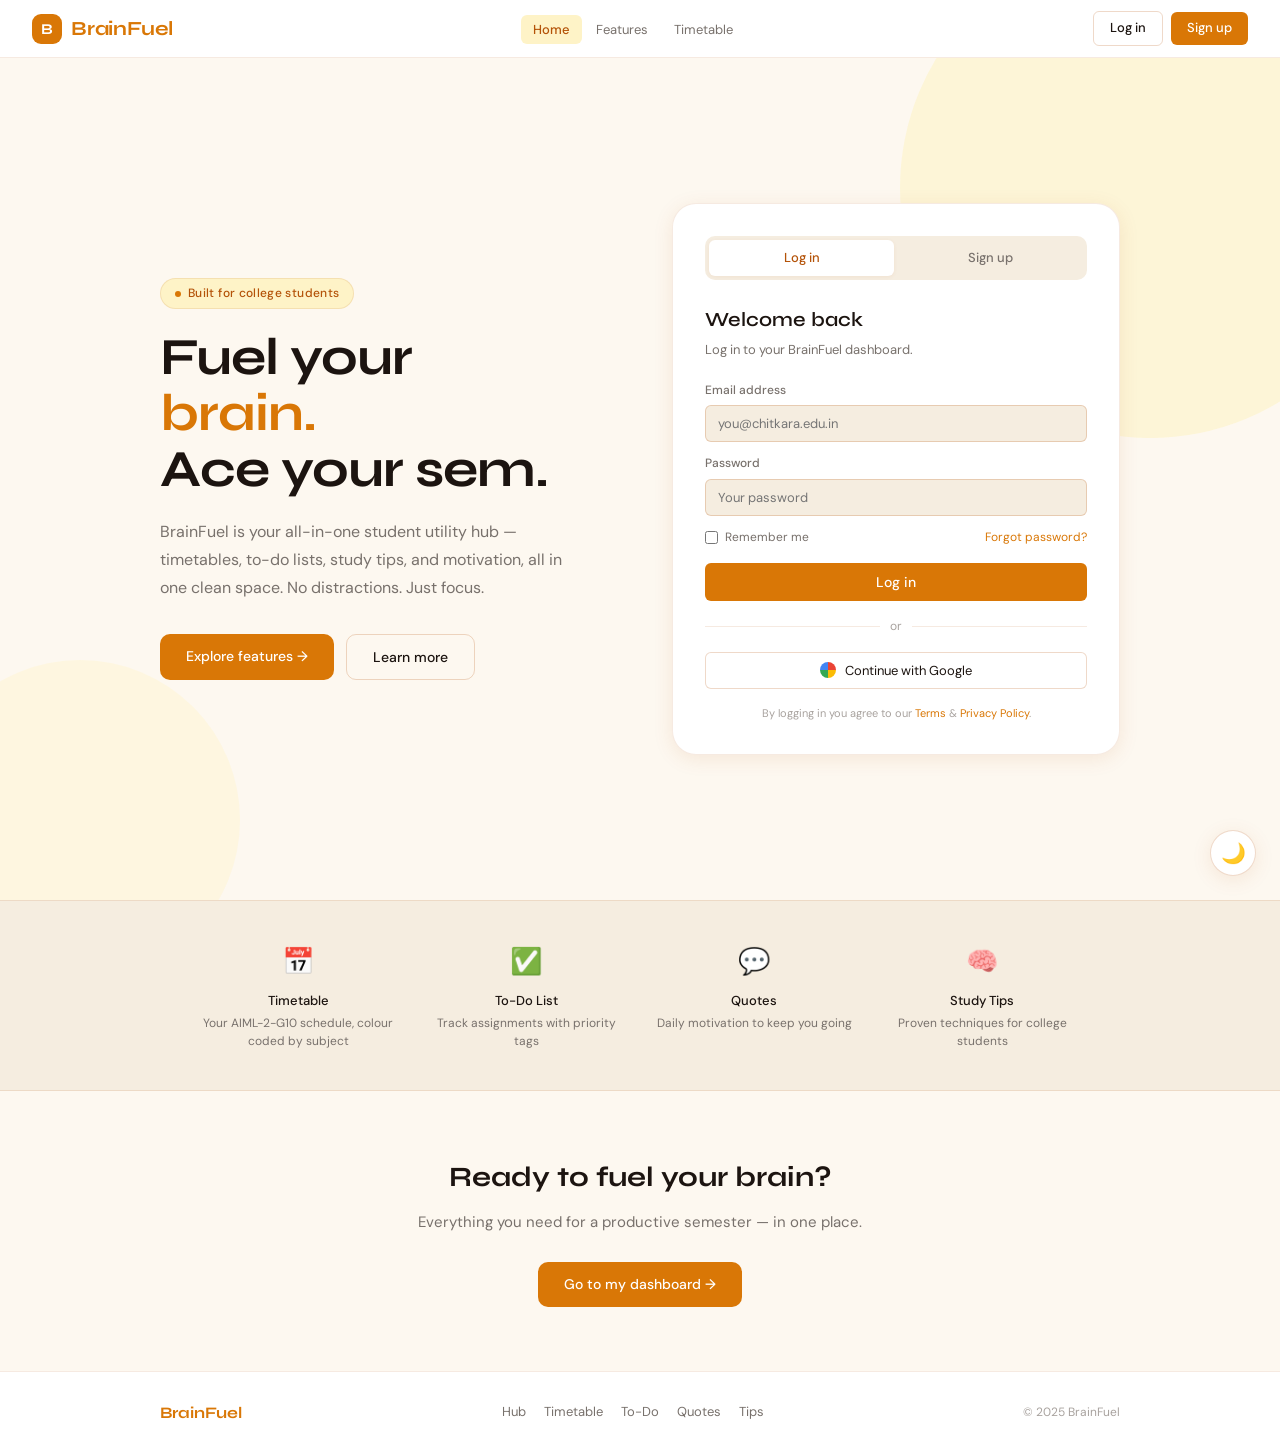
<file: index.html>
<!DOCTYPE html>
<html lang="en">
<head>
  <meta charset="UTF-8" />
  <meta name="viewport" content="width=device-width, initial-scale=1.0"/>
  <title>BrainFuel — Study Smarter</title>
  <link rel="stylesheet" href="css/main.css" />
  <link rel="stylesheet" href="css/index.css" />
</head>
<body>

<input type="checkbox" id="theme-toggle" />

<div class="site-wrap">

  <label class="theme-toggle-label" for="theme-toggle">
    <span class="icon-moon">🌙</span>
    <span class="icon-sun">☀️</span>
  </label>

  <nav class="navbar">
    <a href="index.html" class="nav-logo">
      <div class="nav-logo-mark">B</div>
      BrainFuel
    </a>
    <ul class="nav-links">
      <li><a href="index.html" class="active">Home</a></li>
      <li><a href="hub.html">Features</a></li>
      <li><a href="timetable.html">Timetable</a></li>
    </ul>
    <div class="nav-right">
      <a href="#login" class="btn-nav-out">Log in</a>
      <a href="#signup" class="btn-nav-in">Sign up</a>
    </div>
  </nav>

  <section class="hero">
    <div class="hero-inner">

      <div>
        <div class="hero-badge fade-up">
          <span class="hero-badge-dot"></span>
          Built for college students
        </div>
        <h1 class="hero-title fade-up">
          Fuel your<br/><span>brain.</span><br/>Ace your sem.
        </h1>
        <p class="hero-desc fade-up">
          BrainFuel is your all-in-one student utility hub — timetables, to-do lists, study tips, and motivation, all in one clean space. No distractions. Just focus.
        </p>
        <div class="hero-actions fade-up">
          <a href="hub.html" class="btn-primary">Explore features →</a>
          <a href="#" class="btn-secondary">Learn more</a>
        </div>
      </div>

      <div class="hero-auth fade-up" id="login">

        <input type="radio" name="auth-tab" id="tab-login" checked />
        <input type="radio" name="auth-tab" id="tab-signup" />

        <div class="auth-tabs">
          <label class="tab-label" for="tab-login">Log in</label>
          <label class="tab-label" for="tab-signup">Sign up</label>
        </div>

        <div class="auth-panels">

          <div class="auth-panel panel-login">
            <h2 class="auth-heading">Welcome back</h2>
            <p class="auth-sub">Log in to your BrainFuel dashboard.</p>
            <div class="form-group">
              <label class="form-label" for="l-email">Email address</label>
              <input class="form-input" type="email" id="l-email" placeholder="you@chitkara.edu.in" required />
            </div>
            <div class="form-group">
              <label class="form-label" for="l-pw">Password</label>
              <input class="form-input" type="password" id="l-pw" placeholder="Your password" required minlength="8" />
            </div>
            <div class="form-row">
              <label class="remember-label">
                <input type="checkbox" /> Remember me
              </label>
              <a href="#" class="forgot-link">Forgot password?</a>
            </div>
            <button class="btn-submit" type="button" onclick="window.location.href='hub.html'">Log in</button>
            <div class="auth-divider">or</div>
            <button class="btn-google" type="button">
              <span class="google-dot"></span>
              Continue with Google
            </button>
            <p class="auth-terms">
              By logging in you agree to our <a href="#">Terms</a> &amp; <a href="#">Privacy Policy</a>.
            </p>
          </div>

          <div class="auth-panel panel-signup" id="signup">
            <h2 class="auth-heading">Create account</h2>
            <p class="auth-sub">Join BrainFuel — it's free for students.</p>
            <div class="form-group">
              <label class="form-label" for="s-name">Full name</label>
              <input class="form-input" type="text" id="s-name" placeholder="Your full name" required />
            </div>
            <div class="form-group">
              <label class="form-label" for="s-email">University email</label>
              <input class="form-input" type="email" id="s-email" placeholder="you@chitkara.edu.in" required />
            </div>
            <div class="form-group">
              <label class="form-label" for="s-uni">University / College</label>
              <input class="form-input" type="text" id="s-uni" placeholder="e.g. Chitkara University" />
            </div>
            <div class="form-group">
              <label class="form-label" for="s-pw">Password</label>
              <input class="form-input" type="password" id="s-pw" placeholder="Min. 8 characters" required minlength="8" />
            </div>
            <button class="btn-submit" type="button" onclick="window.location.href='hub.html'">Create account</button>
            <div class="auth-divider">or</div>
            <button class="btn-google" type="button">
              <span class="google-dot"></span>
              Continue with Google
            </button>
            <p class="auth-terms">
              By signing up you agree to our <a href="#">Terms</a> &amp; <a href="#">Privacy Policy</a>.
            </p>
          </div>

        </div>
      </div>
    </div>
  </section>

  <div class="features-strip">
    <div class="features-strip-inner">
      <div class="strip-item">
        <span class="strip-icon">📅</span>
        <div class="strip-name">Timetable</div>
        <div class="strip-desc">Your AIML-2-G10 schedule, colour coded by subject</div>
      </div>
      <div class="strip-item">
        <span class="strip-icon">✅</span>
        <div class="strip-name">To-Do List</div>
        <div class="strip-desc">Track assignments with priority tags</div>
      </div>
      <div class="strip-item">
        <span class="strip-icon">💬</span>
        <div class="strip-name">Quotes</div>
        <div class="strip-desc">Daily motivation to keep you going</div>
      </div>
      <div class="strip-item">
        <span class="strip-icon">🧠</span>
        <div class="strip-name">Study Tips</div>
        <div class="strip-desc">Proven techniques for college students</div>
      </div>
    </div>
  </div>

  <div class="enter-cta">
    <h2>Ready to fuel your brain?</h2>
    <p>Everything you need for a productive semester — in one place.</p>
    <a href="hub.html" class="btn-primary">Go to my dashboard →</a>
  </div>

  <footer class="footer">
    <div class="footer-inner">
      <span class="footer-logo">BrainFuel</span>
      <div class="footer-links">
        <a href="hub.html">Hub</a>
        <a href="timetable.html">Timetable</a>
        <a href="todolist.html">To-Do</a>
        <a href="quotes.html">Quotes</a>
        <a href="studytips.html">Tips</a>
      </div>
      <span class="footer-copy">© 2025 BrainFuel </span>
    </div>
  </footer>

</div>
</body>
</html>
</file>
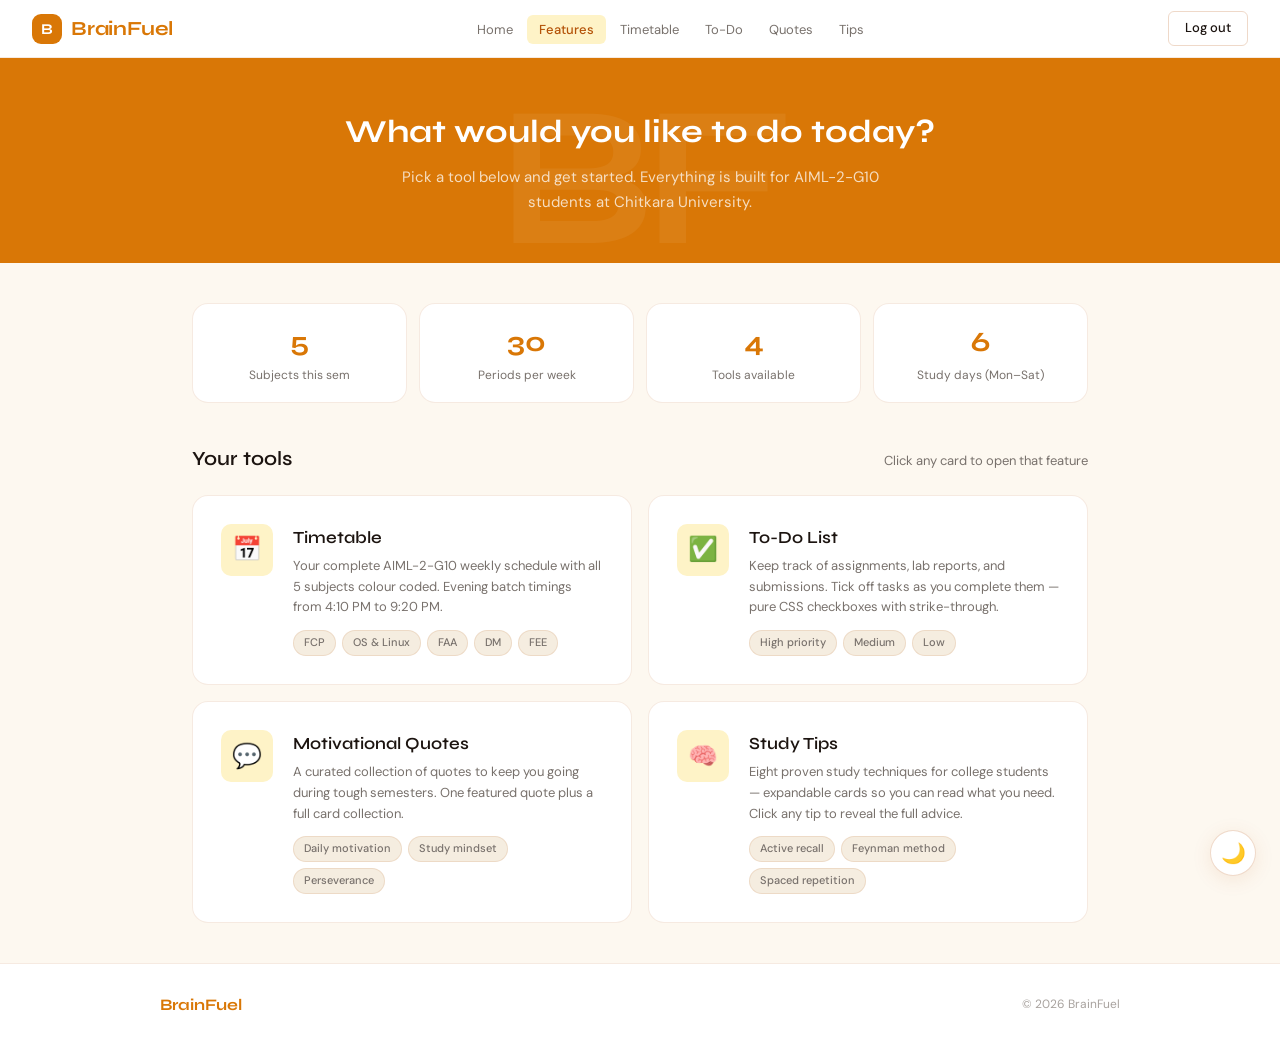
<file: hub.html>
<!DOCTYPE html>
<html lang="en">
<head>
  <meta charset="UTF-8" />
  <meta name="viewport" content="width=device-width, initial-scale=1.0"/>
  <title>BrainFuel — Feature Hub</title>
  <link rel="stylesheet" href="css/main.css" />
  <link rel="stylesheet" href="css/hub.css" />
</head>
<body>

<input type="checkbox" id="theme-toggle" />

<div class="site-wrap">

  <label class="theme-toggle-label" for="theme-toggle">
    <span class="icon-moon">🌙</span>
    <span class="icon-sun">☀️</span>
  </label>

  <nav class="navbar">
    <a href="index.html" class="nav-logo">
      <div class="nav-logo-mark">B</div>
      BrainFuel
    </a>
    <ul class="nav-links">
      <li><a href="index.html">Home</a></li>
      <li><a href="hub.html" class="active">Features</a></li>
      <li><a href="timetable.html">Timetable</a></li>
      <li><a href="todolist.html">To-Do</a></li>
      <li><a href="quotes.html">Quotes</a></li>
      <li><a href="studytips.html">Tips</a></li>
    </ul>
    <div class="nav-right">
      <a href="index.html" class="btn-nav-out">Log out</a>
    </div>
  </nav>

  <div class="hub-hero">
    <h1 class="fade-up">What would you like to do today?</h1>
    <p class="fade-up">Pick a tool below and get started. Everything is built for AIML-2-G10 students at Chitkara University.</p>
  </div>

  <div class="container">
    <div class="section">

      <div class="stats-row fade-up">
        <div class="stat-box">
          <span class="stat-num">5</span>
          <div class="stat-label">Subjects this sem</div>
        </div>
        <div class="stat-box">
          <span class="stat-num">30</span>
          <div class="stat-label">Periods per week</div>
        </div>
        <div class="stat-box">
          <span class="stat-num">4</span>
          <div class="stat-label">Tools available</div>
        </div>
        <div class="stat-box">
          <span class="stat-num">6</span>
          <div class="stat-label">Study days (Mon–Sat)</div>
        </div>
      </div>

      <div class="section-header">
        <h2 class="section-title">Your tools</h2>
        <span class="section-sub">Click any card to open that feature</span>
      </div>

      <div class="hub-grid">

        <a href="timetable.html" class="hub-card fade-up">
          <div class="hub-icon">📅</div>
          <div class="hub-info">
            <div class="hub-card-title">Timetable</div>
            <div class="hub-card-desc">Your complete AIML-2-G10 weekly schedule with all 5 subjects colour coded. Evening batch timings from 4:10 PM to 9:20 PM.</div>
            <div class="hub-tags">
              <span class="hub-tag subj-fcp">FCP</span>
              <span class="hub-tag subj-os">OS &amp; Linux</span>
              <span class="hub-tag subj-faa">FAA</span>
              <span class="hub-tag subj-dm">DM</span>
              <span class="hub-tag subj-fee">FEE</span>
            </div>
          </div>
        </a>

        <a href="todolist.html" class="hub-card fade-up">
          <div class="hub-icon">✅</div>
          <div class="hub-info">
            <div class="hub-card-title">To-Do List</div>
            <div class="hub-card-desc">Keep track of assignments, lab reports, and submissions. Tick off tasks as you complete them — pure CSS checkboxes with strike-through.</div>
            <div class="hub-tags">
              <span class="hub-tag tag-high">High priority</span>
              <span class="hub-tag tag-medium">Medium</span>
              <span class="hub-tag tag-low">Low</span>
            </div>
          </div>
        </a>

        <a href="quotes.html" class="hub-card fade-up">
          <div class="hub-icon">💬</div>
          <div class="hub-info">
            <div class="hub-card-title">Motivational Quotes</div>
            <div class="hub-card-desc">A curated collection of quotes to keep you going during tough semesters. One featured quote plus a full card collection.</div>
            <div class="hub-tags">
              <span class="hub-tag">Daily motivation</span>
              <span class="hub-tag">Study mindset</span>
              <span class="hub-tag">Perseverance</span>
            </div>
          </div>
        </a>

        <a href="studytips.html" class="hub-card fade-up">
          <div class="hub-icon">🧠</div>
          <div class="hub-info">
            <div class="hub-card-title">Study Tips</div>
            <div class="hub-card-desc">Eight proven study techniques for college students — expandable cards so you can read what you need. Click any tip to reveal the full advice.</div>
            <div class="hub-tags">
              <span class="hub-tag">Active recall</span>
              <span class="hub-tag">Feynman method</span>
              <span class="hub-tag">Spaced repetition</span>
            </div>
          </div>
        </a>

      </div>
    </div>
  </div>

  <footer class="footer">
    <div class="footer-inner">
      <span class="footer-logo">BrainFuel</span>
      <span class="footer-copy">© 2026 BrainFuel </span>
    </div>
  </footer>

</div>
</body>
</html>
</file>
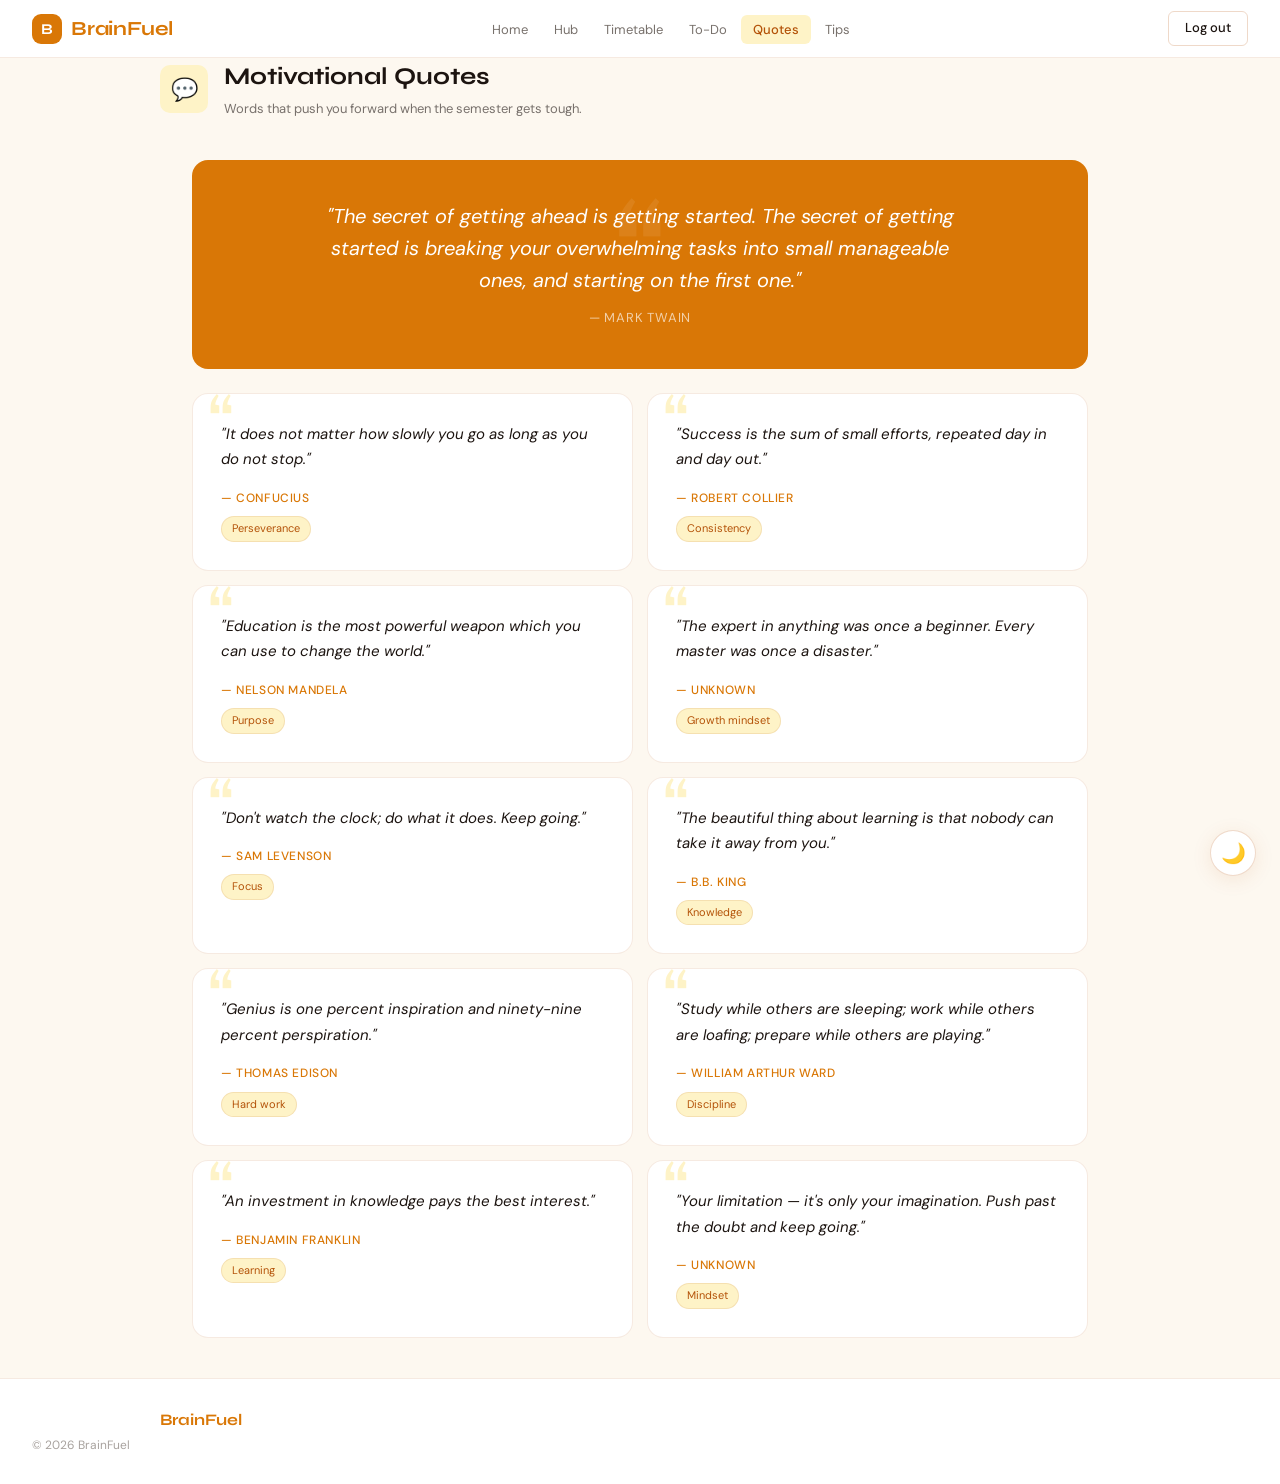
<file: quotes.html>
<!DOCTYPE html>
<html lang="en">
<head>
  <meta charset="UTF-8" />
  <meta name="viewport" content="width=device-width, initial-scale=1.0"/>
  <title>BrainFuel — Motivational Quotes</title>
  <link rel="stylesheet" href="css/main.css" />
  <link rel="stylesheet" href="css/features.css" />
</head>
<body>

<input type="checkbox" id="theme-toggle" />

<div class="site-wrap">

  <label class="theme-toggle-label" for="theme-toggle">
    <span class="icon-moon">🌙</span>
    <span class="icon-sun">☀️</span>
  </label>

  <nav class="navbar">
    <a href="index.html" class="nav-logo">
      <div class="nav-logo-mark">B</div>
      BrainFuel
    </a>
    <ul class="nav-links">
      <li><a href="index.html">Home</a></li>
      <li><a href="hub.html">Hub</a></li>
      <li><a href="timetable.html">Timetable</a></li>
      <li><a href="todolist.html">To-Do</a></li>
      <li><a href="quotes.html" class="active">Quotes</a></li>
      <li><a href="studytips.html">Tips</a></li>
    </ul>
    <div class="nav-right">
      <a href="index.html" class="btn-nav-out">Log out</a>
    </div>
  </nav>

  <div class="page-banner">
    <div class="page-banner-inner">
      <div class="page-banner-icon">💬</div>
      <div>
        <div class="page-banner-title">Motivational Quotes</div>
        <div class="page-banner-sub">Words that push you forward when the semester gets tough.</div>
      </div>
    </div>
  </div>

  <div class="container">
    <div class="section">

      <div class="quote-featured fade-up">
        <p class="qf-text">"The secret of getting ahead is getting started. The secret of getting started is breaking your overwhelming tasks into small manageable ones, and starting on the first one."</p>
        <p class="qf-author">— Mark Twain</p>
      </div>

      <div class="quotes-grid">

        <div class="quote-card fade-up">
          <p class="quote-text">"It does not matter how slowly you go as long as you do not stop."</p>
          <p class="quote-author">— Confucius</p>
          <span class="quote-tag-pill">Perseverance</span>
        </div>

        <div class="quote-card fade-up">
          <p class="quote-text">"Success is the sum of small efforts, repeated day in and day out."</p>
          <p class="quote-author">— Robert Collier</p>
          <span class="quote-tag-pill">Consistency</span>
        </div>

        <div class="quote-card fade-up">
          <p class="quote-text">"Education is the most powerful weapon which you can use to change the world."</p>
          <p class="quote-author">— Nelson Mandela</p>
          <span class="quote-tag-pill">Purpose</span>
        </div>

        <div class="quote-card fade-up">
          <p class="quote-text">"The expert in anything was once a beginner. Every master was once a disaster."</p>
          <p class="quote-author">— Unknown</p>
          <span class="quote-tag-pill">Growth mindset</span>
        </div>

        <div class="quote-card fade-up">
          <p class="quote-text">"Don't watch the clock; do what it does. Keep going."</p>
          <p class="quote-author">— Sam Levenson</p>
          <span class="quote-tag-pill">Focus</span>
        </div>

        <div class="quote-card fade-up">
          <p class="quote-text">"The beautiful thing about learning is that nobody can take it away from you."</p>
          <p class="quote-author">— B.B. King</p>
          <span class="quote-tag-pill">Knowledge</span>
        </div>

        <div class="quote-card fade-up">
          <p class="quote-text">"Genius is one percent inspiration and ninety-nine percent perspiration."</p>
          <p class="quote-author">— Thomas Edison</p>
          <span class="quote-tag-pill">Hard work</span>
        </div>

        <div class="quote-card fade-up">
          <p class="quote-text">"Study while others are sleeping; work while others are loafing; prepare while others are playing."</p>
          <p class="quote-author">— William Arthur Ward</p>
          <span class="quote-tag-pill">Discipline</span>
        </div>

        <div class="quote-card fade-up">
          <p class="quote-text">"An investment in knowledge pays the best interest."</p>
          <p class="quote-author">— Benjamin Franklin</p>
          <span class="quote-tag-pill">Learning</span>
        </div>

        <div class="quote-card fade-up">
          <p class="quote-text">"Your limitation — it's only your imagination. Push past the doubt and keep going."</p>
          <p class="quote-author">— Unknown</p>
          <span class="quote-tag-pill">Mindset</span>
        </div>

      </div>
    </div>
  </div>

 <footer class="footer">
    <div class="footer-inner">
      <span class="footer-logo">BrainFuel</span>
      </div>
      <span class="footer-copy">© 2026 BrainFuel</span>
    </div>
  </footer>
</div>
</body>
</html>
</file>
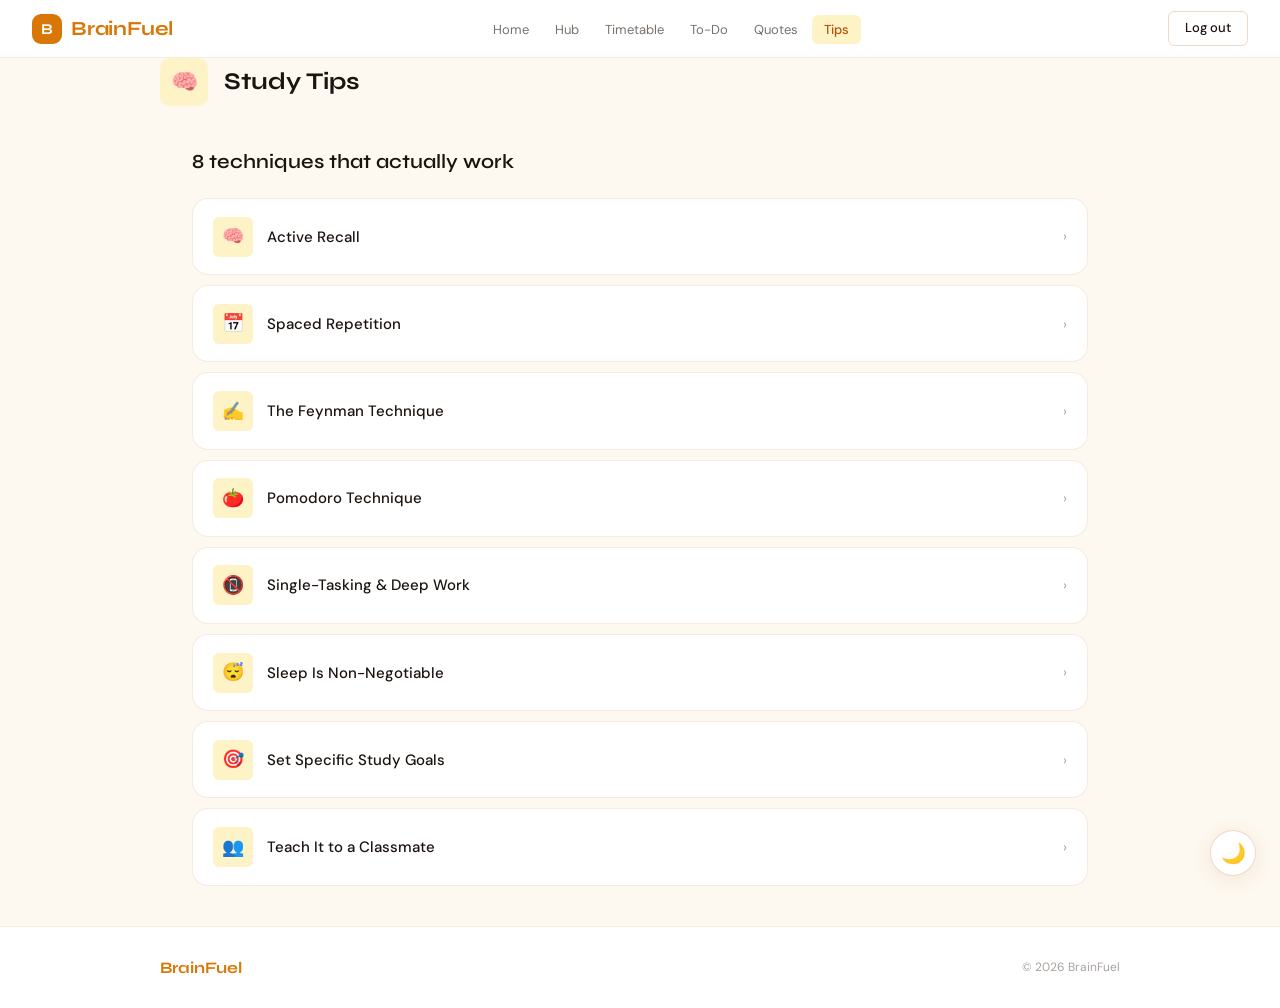
<file: studytips.html>
<!DOCTYPE html>
<html lang="en">
<head>
  <meta charset="UTF-8" />
  <meta name="viewport" content="width=device-width, initial-scale=1.0"/>
  <title>BrainFuel — Study Tips</title>
  <link rel="stylesheet" href="css/main.css" />
  <link rel="stylesheet" href="css/features.css" />
</head>
<body>

<input type="checkbox" id="theme-toggle" />

<div class="site-wrap">

  <label class="theme-toggle-label" for="theme-toggle">
    <span class="icon-moon">🌙</span>
    <span class="icon-sun">☀️</span>
  </label>

  <nav class="navbar">
    <a href="index.html" class="nav-logo">
      <div class="nav-logo-mark">B</div>
      BrainFuel
    </a>
    <ul class="nav-links">
      <li><a href="index.html">Home</a></li>
      <li><a href="hub.html">Hub</a></li>
      <li><a href="timetable.html">Timetable</a></li>
      <li><a href="todolist.html">To-Do</a></li>
      <li><a href="quotes.html">Quotes</a></li>
      <li><a href="studytips.html" class="active">Tips</a></li>
    </ul>
    <div class="nav-right">
      <a href="index.html" class="btn-nav-out">Log out</a>
    </div>
  </nav>

  <div class="page-banner">
    <div class="page-banner-inner">
      <div class="page-banner-icon">🧠</div>
      <div>
        <div class="page-banner-title">Study Tips</div>
      </div>
    </div>
  </div>

  <div class="container">
    <div class="section">

      <div class="section-header fade-up">
        <h2 class="section-title">8 techniques that actually work</h2>
      </div>

      <div class="tips-list">

        <div class="tip-card fade-up">
          <input type="checkbox" id="tip1" class="tip-toggle" />
          <label class="tip-header" for="tip1">
            <div class="tip-icon-wrap">🧠</div>
            <span class="tip-title-text">Active Recall</span>
            <span class="tip-arrow">›</span>
          </label>
          <div class="tip-body">
            <p>Instead of passively re-reading your notes, close them and try to recall key concepts from memory. Write down everything you remember, then check what you missed. This technique forces your brain to work harder, strengthening the neural pathways that store that information long-term. Use it after every lecture — spend 5–10 minutes writing what you just learned without looking at your notes. The struggle of trying to remember is exactly what makes you remember better.</p>
          </div>
        </div>

        <div class="tip-card fade-up">
          <input type="checkbox" id="tip2" class="tip-toggle" />
          <label class="tip-header" for="tip2">
            <div class="tip-icon-wrap">📅</div>
            <span class="tip-title-text">Spaced Repetition</span>
            <span class="tip-arrow">›</span>
          </label>
          <div class="tip-body">
            <p>Review material at increasing intervals: revisit something after 1 day, then 3 days, then 1 week, then 2 weeks. This leverages how memory consolidates — each review resets the forgetting curve and embeds the information more deeply. Instead of cramming the night before, spread your revision across multiple days. It feels slower but produces dramatically better results for exams.</p>
          </div>
        </div>

        <div class="tip-card fade-up">
          <input type="checkbox" id="tip3" class="tip-toggle" />
          <label class="tip-header" for="tip3">
            <div class="tip-icon-wrap">✍️</div>
            <span class="tip-title-text">The Feynman Technique</span>
            <span class="tip-arrow">›</span>
          </label>
          <div class="tip-body">
            <p>Named after physicist Richard Feynman, this four-step method guarantees deep understanding. Step 1: Choose a concept. Step 2: Explain it in simple language as if teaching a 10-year-old. Step 3: Notice where you get stuck — those are your knowledge gaps. Step 4: Go back to the source material and fill those gaps, then re-explain. If you can't explain it simply, you don't understand it yet. Especially powerful for OS concepts and DM proofs.</p>
          </div>
        </div>

        <div class="tip-card fade-up">
          <input type="checkbox" id="tip4" class="tip-toggle" />
          <label class="tip-header" for="tip4">
            <div class="tip-icon-wrap">🍅</div>
            <span class="tip-title-text">Pomodoro Technique</span>
            <span class="tip-arrow">›</span>
          </label>
          <div class="tip-body">
            <p>Work in focused 25-minute blocks called "Pomodoros" with a 5-minute break after each one. After 4 Pomodoros, take a longer 20–30 minute break. The key rule: during a Pomodoro, you do nothing but the one task you committed to. No phone, no notifications, no switching. This technique is powerful because it makes procrastination harder — you're only committing to 25 minutes, which feels manageable.</p>
          </div>
        </div>

        <div class="tip-card fade-up">
          <input type="checkbox" id="tip5" class="tip-toggle" />
          <label class="tip-header" for="tip5">
            <div class="tip-icon-wrap">📵</div>
            <span class="tip-title-text">Single-Tasking &amp; Deep Work</span>
            <span class="tip-arrow">›</span>
          </label>
          <div class="tip-body">
            <p>Multitasking is a myth — your brain can only truly focus on one thing at a time. Every time you switch tasks, there's a switching cost that reduces cognitive performance. Put your phone in another room. Close all browser tabs except what you need. For complex subjects like FAA automata theory or DM graph proofs, deep work sessions produce more results in 2 hours than scattered work over an entire day.</p>
          </div>
        </div>

        <div class="tip-card fade-up">
          <input type="checkbox" id="tip6" class="tip-toggle" />
          <label class="tip-header" for="tip6">
            <div class="tip-icon-wrap">😴</div>
            <span class="tip-title-text">Sleep Is Non-Negotiable</span>
            <span class="tip-arrow">›</span>
          </label>
          <div class="tip-body">
            <p>Memory consolidation happens during sleep. If you study until 3 AM and sleep only 4 hours, you will retain significantly less than if you slept a full 7–8 hours. For evening batch students especially, protect your sleep. After your 9:20 PM class ends, avoid studying past 12:30 AM. Wind down, sleep well, and review in the morning. The material will stick far better.</p>
          </div>
        </div>

        <div class="tip-card fade-up">
          <input type="checkbox" id="tip7" class="tip-toggle" />
          <label class="tip-header" for="tip7">
            <div class="tip-icon-wrap">🎯</div>
            <span class="tip-title-text">Set Specific Study Goals</span>
            <span class="tip-arrow">›</span>
          </label>
          <div class="tip-body">
            <p>Vague goals produce vague results. "Study FCP" is not a goal. "Understand how pointers and arrays relate in C, and be able to write a program using pointer arithmetic without referring to notes" is a goal. Before every study session, write down exactly what you want to be able to do by the end of it. This gives you a clear finish line and prevents the illusion of productivity.</p>
          </div>
        </div>

        <div class="tip-card fade-up">
          <input type="checkbox" id="tip8" class="tip-toggle" />
          <label class="tip-header" for="tip8">
            <div class="tip-icon-wrap">👥</div>
            <span class="tip-title-text">Teach It to a Classmate</span>
            <span class="tip-arrow">›</span>
          </label>
          <div class="tip-body">
            <p>Teaching is the highest form of learning. When you explain a concept to someone else, you're forced to organise your knowledge, anticipate questions, and fill in your own gaps. Form a study group with your AIML-2-G10 batchmates. Take turns explaining topics. The person explaining benefits most, but the listeners benefit from hearing it framed differently too.</p>
          </div>
        </div>

      </div>
    </div>
  </div>

  <footer class="footer">
    <div class="footer-inner">
      <span class="footer-logo">BrainFuel</span>
      <span class="footer-copy">© 2026 BrainFuel</span>
    </div>
  </footer>

</div>
</body>
</html>
</file>
<file: css/main.css>
@import url('https://fonts.googleapis.com/css2?family=Syne:wght@500;600;700&family=DM+Sans:ital,wght@0,300;0,400;0,500;1,400&display=swap');

/* ------------------------------------------------
   LIGHT THEME (default)
   ------------------------------------------------ */
:root {
  --bg:           #fdf8f0;
  --bg-card:      #ffffff;
  --bg-soft:      #f5ede0;
  --bg-soft2:     #ede0cc;
  --accent:       #d97706;
  --accent-dark:  #b45309;
  --accent-light: #fef3c7;
  --accent-mid:   #f59e0b;
  --text:         #1c1410;
  --text-muted:   #78716c;
  --text-faint:   #a8a29e;
  --border:       rgba(180,83,9,0.12);
  --border-mid:   rgba(180,83,9,0.22);
  --radius-sm:    6px;
  --radius-md:    10px;
  --radius-lg:    16px;
  --radius-xl:    24px;
  --shadow-sm:    0 1px 4px rgba(180,83,9,0.07);
  --shadow-md:    0 4px 20px rgba(180,83,9,0.10);
  --transition:   0.2s ease;

  /* Subject colours */
  --fcp-bg:   #fef3c7; --fcp-text:   #92400e;
  --os-bg:    #dbeafe; --os-text:    #1e40af;
  --faa-bg:   #ede9fe; --faa-text:   #4c1d95;
  --dm-bg:    #d1fae5; --dm-text:    #065f46;
  --fee-bg:   #ffe4e6; --fee-text:   #9f1239;
}

/* ------------------------------------------------
   DARK THEME — activated by hidden checkbox hack
   #theme-toggle:checked ~ * applies dark vars
   ------------------------------------------------ */
#theme-toggle { display: none; }

#theme-toggle:checked ~ .site-wrap {
  --bg:           #1a1208;
  --bg-card:      #241a0e;
  --bg-soft:      #2e2010;
  --bg-soft2:     #3a2814;
  --accent:       #f59e0b;
  --accent-dark:  #d97706;
  --accent-light: #3a2800;
  --accent-mid:   #fbbf24;
  --text:         #fdf4e7;
  --text-muted:   #c4a97a;
  --text-faint:   #7a6040;
  --border:       rgba(245,158,11,0.15);
  --border-mid:   rgba(245,158,11,0.28);
  --shadow-sm:    0 1px 4px rgba(0,0,0,0.3);
  --shadow-md:    0 4px 20px rgba(0,0,0,0.4);

  --fcp-bg:   #3a2800; --fcp-text:   #fcd34d;
  --os-bg:    #1e2a4a; --os-text:    #93c5fd;
  --faa-bg:   #2e1f4a; --faa-text:   #c4b5fd;
  --dm-bg:    #052e1c; --dm-text:    #6ee7b7;
  --fee-bg:   #3b0a14; --fee-text:   #fda4af;
}

/* ------------------------------------------------
   Reset & Base
   ------------------------------------------------ */
*, *::before, *::after { box-sizing: border-box; margin: 0; padding: 0; }
html { scroll-behavior: smooth; }

.site-wrap {
  background: var(--bg);
  color: var(--text);
  font-family: 'DM Sans', sans-serif;
  font-size: 15px;
  line-height: 1.6;
  min-height: 100vh;
  transition: background var(--transition), color var(--transition);
}

a { text-decoration: none; color: inherit; }
ul { list-style: none; }

/* ------------------------------------------------
   Page load animation
   ------------------------------------------------ */
@keyframes fadeUp {
  from { opacity: 0; transform: translateY(16px); }
  to   { opacity: 1; transform: translateY(0); }
}
.fade-up { animation: fadeUp 0.5s ease both; }
.fade-up:nth-child(2) { animation-delay: 0.07s; }
.fade-up:nth-child(3) { animation-delay: 0.14s; }
.fade-up:nth-child(4) { animation-delay: 0.21s; }
.fade-up:nth-child(5) { animation-delay: 0.28s; }
.fade-up:nth-child(6) { animation-delay: 0.35s; }

/* ------------------------------------------------
   Navbar
   ------------------------------------------------ */
.navbar {
  background: var(--bg-card);
  border-bottom: 1px solid var(--border);
  padding: 0 2rem;
  height: 58px;
  display: flex;
  align-items: center;
  justify-content: space-between;
  position: sticky;
  top: 0;
  z-index: 50;
  transition: background var(--transition), border-color var(--transition);
}

.nav-logo {
  font-family: 'Syne', sans-serif;
  font-size: 20px;
  font-weight: 700;
  color: var(--accent);
  display: flex;
  align-items: center;
  gap: 9px;
  letter-spacing: -0.01em;
}

.nav-logo-mark {
  width: 30px;
  height: 30px;
  background: var(--accent);
  border-radius: 9px;
  display: flex;
  align-items: center;
  justify-content: center;
  color: #fff;
  font-size: 15px;
  font-weight: 700;
  flex-shrink: 0;
}

.nav-links {
  display: flex;
  align-items: center;
  gap: 2px;
}

.nav-links a {
  font-size: 13px;
  color: var(--text-muted);
  padding: 6px 12px;
  border-radius: var(--radius-sm);
  transition: background var(--transition), color var(--transition);
  font-weight: 400;
}

.nav-links a:hover { background: var(--bg-soft); color: var(--text); }
.nav-links a.active { background: var(--accent-light); color: var(--accent-dark); font-weight: 500; }

.nav-right { display: flex; align-items: center; gap: 8px; }

.btn-nav-out {
  font-size: 13px;
  font-weight: 500;
  padding: 6px 16px;
  border-radius: var(--radius-sm);
  border: 1px solid var(--border-mid);
  background: transparent;
  color: var(--text);
  cursor: pointer;
  font-family: 'DM Sans', sans-serif;
  transition: background var(--transition);
  display: inline-block;
}
.btn-nav-out:hover { background: var(--bg-soft); }

.btn-nav-in {
  font-size: 13px;
  font-weight: 500;
  padding: 6px 16px;
  border-radius: var(--radius-sm);
  border: none;
  background: var(--accent);
  color: #fff;
  cursor: pointer;
  font-family: 'DM Sans', sans-serif;
  transition: background var(--transition);
  display: inline-block;
}
.btn-nav-in:hover { background: var(--accent-dark); }

/* ------------------------------------------------
   Dark/Light Floating Toggle Button
   ------------------------------------------------ */
.theme-toggle-label {
  position: fixed;
  bottom: 24px;
  right: 24px;
  z-index: 999;
  width: 46px;
  height: 46px;
  border-radius: 50%;
  background: var(--bg-card);
  border: 1px solid var(--border-mid);
  box-shadow: var(--shadow-md);
  display: flex;
  align-items: center;
  justify-content: center;
  cursor: pointer;
  font-size: 20px;
  transition: background var(--transition), box-shadow var(--transition);
  user-select: none;
}
.theme-toggle-label:hover { background: var(--bg-soft); }

/* Show sun in dark mode, moon in light mode */
.theme-toggle-label .icon-moon { display: inline; }
.theme-toggle-label .icon-sun  { display: none; }
#theme-toggle:checked ~ .site-wrap .theme-toggle-label .icon-moon { display: none; }
#theme-toggle:checked ~ .site-wrap .theme-toggle-label .icon-sun  { display: inline; }

/* ------------------------------------------------
   Layout
   ------------------------------------------------ */
.container {
  max-width: 960px;
  margin: 0 auto;
  padding: 0 2rem;
}

.section { padding: 2.5rem 0; }

.section-header {
  display: flex;
  align-items: baseline;
  justify-content: space-between;
  margin-bottom: 1.25rem;
}

.section-title {
  font-family: 'Syne', sans-serif;
  font-size: 20px;
  font-weight: 600;
  color: var(--text);
}

.section-sub {
  font-size: 13px;
  color: var(--text-muted);
  margin-top: 4px;
}

.section-link {
  font-size: 13px;
  color: var(--accent);
  font-weight: 500;
}
.section-link:hover { text-decoration: underline; }

hr.divider {
  border: none;
  border-top: 1px solid var(--border);
  margin: 0;
}

/* ------------------------------------------------
   Footer
   ------------------------------------------------ */
.footer {
  background: var(--bg-card);
  border-top: 1px solid var(--border);
  padding: 1.75rem 2rem;
  transition: background var(--transition);
}

.footer-inner {
  max-width: 960px;
  margin: 0 auto;
  display: flex;
  align-items: center;
  justify-content: space-between;
  flex-wrap: wrap;
  gap: 10px;
}

.footer-logo {
  font-family: 'Syne', sans-serif;
  font-size: 16px;
  font-weight: 700;
  color: var(--accent);
}

.footer-links { display: flex; gap: 18px; }
.footer-links a { font-size: 13px; color: var(--text-muted); }
.footer-links a:hover { color: var(--text); }

.footer-copy { font-size: 12px; color: var(--text-faint); }

/* ------------------------------------------------
   Shared Buttons
   ------------------------------------------------ */
.btn-primary {
  display: inline-block;
  padding: 11px 26px;
  background: var(--accent);
  color: #fff;
  font-size: 14px;
  font-weight: 500;
  font-family: 'DM Sans', sans-serif;
  border: none;
  border-radius: var(--radius-md);
  cursor: pointer;
  transition: background var(--transition), transform var(--transition);
}
.btn-primary:hover { background: var(--accent-dark); }
.btn-primary:active { transform: scale(0.98); }

.btn-secondary {
  display: inline-block;
  padding: 11px 26px;
  background: transparent;
  color: var(--text);
  font-size: 14px;
  font-weight: 500;
  font-family: 'DM Sans', sans-serif;
  border: 1px solid var(--border-mid);
  border-radius: var(--radius-md);
  cursor: pointer;
  transition: background var(--transition);
}
.btn-secondary:hover { background: var(--bg-soft); }

/* ------------------------------------------------
   Subject Pill (shared across timetable + hub)
   ------------------------------------------------ */
.subj { display:inline-block; padding:5px 9px; border-radius:var(--radius-sm); font-size:11px; font-weight:500; line-height:1.3; text-align:left; width:100%; }
.subj-fcp  { background:var(--fcp-bg);  color:var(--fcp-text); }
.subj-os   { background:var(--os-bg);   color:var(--os-text);  }
.subj-faa  { background:var(--faa-bg);  color:var(--faa-text); }
.subj-dm   { background:var(--dm-bg);   color:var(--dm-text);  }
.subj-fee  { background:var(--fee-bg);  color:var(--fee-text); }

/* ------------------------------------------------
   Responsive
   ------------------------------------------------ */
@media (max-width: 720px) {
  .navbar { padding: 0 1rem; }
  .nav-links { display: none; }
  .container { padding: 0 1rem; }
  .footer-inner { flex-direction: column; align-items: flex-start; }
}
</file>
<file: css/index.css>
.hero {
  min-height: calc(100vh - 58px);
  display: flex;
  align-items: center;
  padding: 4rem 2rem;
  position: relative;
  overflow: hidden;
}

.hero::before {
  content: '';
  position: absolute;
  top: -120px;
  right: -120px;
  width: 500px;
  height: 500px;
  border-radius: 50%;
  background: var(--accent-light);
  opacity: 0.6;
  pointer-events: none;
  transition: background var(--transition);
}

.hero::after {
  content: '';
  position: absolute;
  bottom: -80px;
  left: -80px;
  width: 320px;
  height: 320px;
  border-radius: 50%;
  background: var(--accent-light);
  opacity: 0.4;
  pointer-events: none;
  transition: background var(--transition);
}

.hero-inner {
  max-width: 960px;
  margin: 0 auto;
  width: 100%;
  display: grid;
  grid-template-columns: 1fr 1fr;
  gap: 4rem;
  align-items: center;
  position: relative;
  z-index: 1;
}

.hero-badge {
  display: inline-flex;
  align-items: center;
  gap: 7px;
  font-size: 12px;
  font-weight: 500;
  padding: 5px 14px;
  border-radius: 99px;
  background: var(--accent-light);
  color: var(--accent-dark);
  margin-bottom: 1.25rem;
  border: 1px solid var(--border);
  letter-spacing: 0.03em;
}

.hero-badge-dot {
  width: 6px;
  height: 6px;
  border-radius: 50%;
  background: var(--accent);
  animation: pulse 2s ease infinite;
}

@keyframes pulse {
  0%, 100% { opacity: 1; transform: scale(1); }
  50%       { opacity: 0.5; transform: scale(0.8); }
}

.hero-title {
  font-family: 'Syne', sans-serif;
  font-size: 52px;
  font-weight: 700;
  line-height: 1.08;
  margin-bottom: 1.25rem;
  letter-spacing: -0.02em;
  color: var(--text);
}

.hero-title span {
  color: var(--accent);
}

.hero-desc {
  font-size: 16px;
  color: var(--text-muted);
  line-height: 1.75;
  margin-bottom: 2rem;
  max-width: 420px;
}

.hero-actions {
  display: flex;
  gap: 12px;
  flex-wrap: wrap;
}

/* Hero right — auth card */
.hero-auth {
  background: var(--bg-card);
  border: 1px solid var(--border);
  border-radius: var(--radius-xl);
  padding: 2rem;
  box-shadow: var(--shadow-md);
  transition: background var(--transition);
}

/* ------------------------------------------------
   Auth Tab Switch (CSS radio hack)
   ------------------------------------------------ */
#tab-login, #tab-signup { display: none; }

.auth-tabs {
  display: flex;
  background: var(--bg-soft);
  border-radius: var(--radius-md);
  padding: 4px;
  gap: 4px;
  margin-bottom: 1.5rem;
}

.tab-label {
  flex: 1;
  text-align: center;
  padding: 8px;
  border-radius: var(--radius-sm);
  font-size: 13px;
  font-weight: 500;
  color: var(--text-muted);
  cursor: pointer;
  transition: background var(--transition), color var(--transition), box-shadow var(--transition);
  user-select: none;
}

#tab-login:checked  ~ .auth-tabs .tab-label[for="tab-login"],
#tab-signup:checked ~ .auth-tabs .tab-label[for="tab-signup"] {
  background: var(--bg-card);
  color: var(--accent-dark);
  box-shadow: var(--shadow-sm);
}

.auth-panels { position: relative; }

.auth-panel { display: none; animation: fadeUp 0.3s ease both; }
.panel-login { display: block; }

#tab-login:checked  ~ .auth-panels .panel-login  { display: block; }
#tab-signup:checked ~ .auth-panels .panel-signup { display: block; }
#tab-signup:checked ~ .auth-panels .panel-login  { display: none; }

.auth-heading {
  font-family: 'Syne', sans-serif;
  font-size: 20px;
  font-weight: 600;
  margin-bottom: 4px;
  color: var(--text);
}

.auth-sub {
  font-size: 13px;
  color: var(--text-muted);
  margin-bottom: 1.25rem;
}

.form-group { margin-bottom: 12px; }

.form-label {
  display: block;
  font-size: 12px;
  font-weight: 500;
  color: var(--text-muted);
  margin-bottom: 5px;
}

.form-input {
  width: 100%;
  padding: 9px 12px;
  font-size: 13px;
  font-family: 'DM Sans', sans-serif;
  color: var(--text);
  background: var(--bg-soft);
  border: 1px solid var(--border-mid);
  border-radius: var(--radius-sm);
  outline: none;
  transition: border-color var(--transition), box-shadow var(--transition), background var(--transition);
}

.form-input:focus {
  border-color: var(--accent);
  box-shadow: 0 0 0 3px rgba(217,119,6,0.15);
  background: var(--bg-card);
}

.form-input:not(:placeholder-shown):valid   { border-color: #10b981; }
.form-input:not(:placeholder-shown):invalid { border-color: #f87171; }

.form-row {
  display: flex;
  align-items: center;
  justify-content: space-between;
  margin-bottom: 1rem;
}

.remember-label {
  display: flex;
  align-items: center;
  gap: 7px;
  font-size: 12px;
  color: var(--text-muted);
  cursor: pointer;
}

.remember-label input[type="checkbox"] {
  accent-color: var(--accent);
  cursor: pointer;
}

.forgot-link { font-size: 12px; color: var(--accent); }
.forgot-link:hover { text-decoration: underline; }

.btn-submit {
  width: 100%;
  padding: 10px;
  background: var(--accent);
  color: #fff;
  font-size: 14px;
  font-weight: 500;
  font-family: 'DM Sans', sans-serif;
  border: none;
  border-radius: var(--radius-sm);
  cursor: pointer;
  transition: background var(--transition);
}
.btn-submit:hover { background: var(--accent-dark); }

.auth-divider {
  display: flex;
  align-items: center;
  gap: 10px;
  margin: 1rem 0;
  color: var(--text-faint);
  font-size: 12px;
}
.auth-divider::before,
.auth-divider::after { content: ''; flex: 1; height: 1px; background: var(--border); }

.btn-google {
  width: 100%;
  padding: 9px;
  background: var(--bg-card);
  color: var(--text);
  font-size: 13px;
  font-family: 'DM Sans', sans-serif;
  border: 1px solid var(--border-mid);
  border-radius: var(--radius-sm);
  cursor: pointer;
  display: flex;
  align-items: center;
  justify-content: center;
  gap: 9px;
  transition: background var(--transition);
}
.btn-google:hover { background: var(--bg-soft); }

.google-dot {
  width: 16px;
  height: 16px;
  border-radius: 50%;
  background: conic-gradient(#ea4335 0 25%, #fbbc05 25% 50%, #34a853 50% 75%, #4285f4 75%);
  flex-shrink: 0;
}

.auth-terms {
  font-size: 11px;
  color: var(--text-faint);
  text-align: center;
  margin-top: 1rem;
  line-height: 1.6;
}
.auth-terms a { color: var(--accent); }

/* ------------------------------------------------
   Features Strip (below hero)
   ------------------------------------------------ */
.features-strip {
  background: var(--bg-soft);
  border-top: 1px solid var(--border);
  border-bottom: 1px solid var(--border);
  padding: 2rem 0;
  transition: background var(--transition);
}

.features-strip-inner {
  max-width: 960px;
  margin: 0 auto;
  padding: 0 2rem;
  display: grid;
  grid-template-columns: repeat(4, 1fr);
  gap: 1rem;
  text-align: center;
}

.strip-item { padding: 0.5rem; }
.strip-icon { font-size: 26px; margin-bottom: 8px; display: block; }
.strip-name { font-size: 13px; font-weight: 500; color: var(--text); margin-bottom: 3px; }
.strip-desc { font-size: 12px; color: var(--text-muted); line-height: 1.5; }

/* ------------------------------------------------
   Enter CTA
   ------------------------------------------------ */
.enter-cta {
  padding: 4rem 2rem;
  text-align: center;
}

.enter-cta h2 {
  font-family: 'Syne', sans-serif;
  font-size: 28px;
  font-weight: 700;
  margin-bottom: 10px;
  color: var(--text);
}

.enter-cta p {
  font-size: 15px;
  color: var(--text-muted);
  margin-bottom: 1.75rem;
}

/* ------------------------------------------------
   Responsive
   ------------------------------------------------ */
@media (max-width: 760px) {
  .hero-inner { grid-template-columns: 1fr; gap: 2rem; }
  .hero { min-height: auto; padding: 2.5rem 1rem; }
  .hero-title { font-size: 36px; }
  .features-strip-inner { grid-template-columns: 1fr 1fr; }
}
</file>
<file: css/hub.css>
.hub-hero {
  background: var(--accent);
  padding: 3rem 2rem;
  text-align: center;
  position: relative;
  overflow: hidden;
}

.hub-hero::before {
  content: 'BF';
  position: absolute;
  font-family: 'Syne', sans-serif;
  font-size: 200px;
  font-weight: 700;
  color: rgba(255,255,255,0.06);
  top: -40px;
  left: 50%;
  transform: translateX(-50%);
  pointer-events: none;
  letter-spacing: -0.05em;
}

.hub-hero h1 {
  font-family: 'Syne', sans-serif;
  font-size: 32px;
  font-weight: 700;
  color: #fff;
  margin-bottom: 8px;
  position: relative;
  z-index: 1;
}

.hub-hero p {
  font-size: 15px;
  color: rgba(255,255,255,0.75);
  max-width: 500px;
  margin: 0 auto;
  line-height: 1.65;
  position: relative;
  z-index: 1;
}

/* ------------------------------------------------
   Hub Grid
   ------------------------------------------------ */
.hub-section {
  padding: 3rem 0;
}

.hub-grid {
  display: grid;
  grid-template-columns: repeat(2, 1fr);
  gap: 16px;
}

.hub-card {
  background: var(--bg-card);
  border: 1px solid var(--border);
  border-radius: var(--radius-lg);
  padding: 1.75rem;
  display: flex;
  align-items: flex-start;
  gap: 1.25rem;
  transition: transform var(--transition), box-shadow var(--transition), border-color var(--transition);
  cursor: pointer;
  position: relative;
  overflow: hidden;
}

.hub-card::after {
  content: '→';
  position: absolute;
  bottom: 1.25rem;
  right: 1.5rem;
  font-size: 18px;
  color: var(--accent);
  opacity: 0;
  transform: translateX(-6px);
  transition: opacity var(--transition), transform var(--transition);
}

.hub-card:hover {
  transform: translateY(-4px);
  box-shadow: var(--shadow-md);
  border-color: var(--accent);
}

.hub-card:hover::after {
  opacity: 1;
  transform: translateX(0);
}

.hub-icon {
  width: 52px;
  height: 52px;
  border-radius: var(--radius-md);
  background: var(--accent-light);
  display: flex;
  align-items: center;
  justify-content: center;
  font-size: 24px;
  flex-shrink: 0;
  transition: background var(--transition);
}

.hub-card:hover .hub-icon {
  background: var(--accent);
}

.hub-info { flex: 1; }

.hub-card-title {
  font-family: 'Syne', sans-serif;
  font-size: 17px;
  font-weight: 600;
  color: var(--text);
  margin-bottom: 5px;
}

.hub-card-desc {
  font-size: 13px;
  color: var(--text-muted);
  line-height: 1.6;
  margin-bottom: 12px;
}

.hub-tags {
  display: flex;
  flex-wrap: wrap;
  gap: 6px;
}

.hub-tag {
  font-size: 11px;
  font-weight: 500;
  padding: 3px 10px;
  border-radius: 99px;
  background: var(--bg-soft);
  color: var(--text-muted);
  border: 1px solid var(--border);
}

/* ------------------------------------------------
   Quick Stats
   ------------------------------------------------ */
.stats-row {
  display: grid;
  grid-template-columns: repeat(4, 1fr);
  gap: 12px;
  margin-bottom: 2.5rem;
}

.stat-box {
  background: var(--bg-card);
  border: 1px solid var(--border);
  border-radius: var(--radius-lg);
  padding: 1rem 1.25rem;
  text-align: center;
  transition: background var(--transition);
}

.stat-num {
  font-family: 'Syne', sans-serif;
  font-size: 28px;
  font-weight: 700;
  color: var(--accent);
  display: block;
}

.stat-label {
  font-size: 12px;
  color: var(--text-muted);
  margin-top: 2px;
}

/* ------------------------------------------------
   Responsive
   ------------------------------------------------ */
@media (max-width: 640px) {
  .hub-grid { grid-template-columns: 1fr; }
  .stats-row { grid-template-columns: 1fr 1fr; }
  .hub-hero h1 { font-size: 24px; }
}
</file>
<file: css/features.css>
page-banner {
  background: var(--bg-soft);
  border-bottom: 1px solid var(--border);
  padding: 2rem 2rem 1.75rem;
  transition: background var(--transition);
}

.page-banner-inner {
  max-width: 960px;
  margin: 0 auto;
  display: flex;
  align-items: center;
  gap: 1rem;
}

.page-banner-icon {
  width: 48px;
  height: 48px;
  border-radius: var(--radius-md);
  background: var(--accent-light);
  display: flex;
  align-items: center;
  justify-content: center;
  font-size: 22px;
  flex-shrink: 0;
}

.page-banner-title {
  font-family: 'Syne', sans-serif;
  font-size: 24px;
  font-weight: 700;
  color: var(--text);
}

.page-banner-sub {
  font-size: 13px;
  color: var(--text-muted);
  margin-top: 3px;
}

/* ------------------------------------------------
   TIMETABLE
   ------------------------------------------------ */
.tt-meta {
  display: flex;
  align-items: center;
  gap: 1rem;
  margin-bottom: 1.25rem;
  flex-wrap: wrap;
}

.tt-badge {
  font-size: 12px;
  font-weight: 500;
  padding: 4px 12px;
  border-radius: 99px;
  background: var(--accent-light);
  color: var(--accent-dark);
  border: 1px solid var(--border);
}

.tt-wrap {
  background: var(--bg-card);
  border: 1px solid var(--border);
  border-radius: var(--radius-lg);
  overflow: hidden;
  box-shadow: var(--shadow-sm);
  overflow-x: auto;
  transition: background var(--transition);
}

.tt {
  width: 100%;
  border-collapse: collapse;
  font-size: 12px;
  min-width: 640px;
}

.tt th {
  background: var(--bg-soft);
  padding: 10px 10px;
  font-weight: 500;
  text-align: center;
  color: var(--text-muted);
  border-bottom: 1px solid var(--border);
  font-size: 12px;
  letter-spacing: 0.03em;
  transition: background var(--transition);
}

.tt th.today-head {
  background: var(--accent-light);
  color: var(--accent-dark);
}

.tt td {
  padding: 8px 7px;
  border-bottom: 1px solid var(--border);
  border-right: 1px solid var(--border);
  text-align: center;
  vertical-align: middle;
  min-height: 52px;
}

.tt td.time-cell {
  font-size: 11px;
  color: var(--text-faint);
  font-weight: 500;
  background: var(--bg-soft);
  text-align: right;
  padding-right: 12px;
  width: 90px;
  white-space: nowrap;
  transition: background var(--transition);
}

.tt tr:last-child td { border-bottom: none; }
.tt td:last-child    { border-right: none; }

.tt td.today-col { background: rgba(253,243,199,0.3); }
#theme-toggle:checked ~ .site-wrap .tt td.today-col { background: rgba(58,40,0,0.3); }

.tt td.break-cell {
  background: var(--bg-soft2);
  font-size: 11px;
  color: var(--text-faint);
  font-weight: 500;
  font-style: italic;
  transition: background var(--transition);
}

/* Legend */
.tt-legend {
  display: flex;
  flex-wrap: wrap;
  gap: 10px;
  margin-top: 1rem;
}

.legend-item {
  display: flex;
  align-items: center;
  gap: 6px;
  font-size: 12px;
  color: var(--text-muted);
}

.legend-dot {
  width: 10px;
  height: 10px;
  border-radius: 3px;
  flex-shrink: 0;
}

/* ------------------------------------------------
   TO-DO LIST
   ------------------------------------------------ */
.todo-list {
  background: var(--bg-card);
  border: 1px solid var(--border);
  border-radius: var(--radius-lg);
  overflow: hidden;
  box-shadow: var(--shadow-sm);
  transition: background var(--transition);
}

.todo-item {
  border-bottom: 1px solid var(--border);
  transition: background var(--transition);
}

.todo-item:last-child { border-bottom: none; }
.todo-item:hover { background: var(--bg-soft); }

.todo-item input[type="checkbox"] { display: none; }

.todo-item label {
  display: flex;
  align-items: center;
  gap: 14px;
  padding: 1rem 1.25rem;
  cursor: pointer;
  width: 100%;
}

.check-circle {
  width: 20px;
  height: 20px;
  border-radius: 50%;
  border: 1.5px solid var(--border-mid);
  flex-shrink: 0;
  position: relative;
  transition: background var(--transition), border-color var(--transition);
}

.check-circle::after {
  content: '';
  position: absolute;
  top: 4px;
  left: 3px;
  width: 10px;
  height: 6px;
  border-left: 2px solid #fff;
  border-bottom: 2px solid #fff;
  transform: rotate(-45deg);
  opacity: 0;
  transition: opacity var(--transition);
}

.todo-item input:checked + label .check-circle {
  background: var(--accent);
  border-color: var(--accent);
}

.todo-item input:checked + label .check-circle::after { opacity: 1; }

.todo-item input:checked + label .todo-text {
  text-decoration: line-through;
  color: var(--text-faint);
}

.todo-text-wrap { flex: 1; }

.todo-text {
  font-size: 14px;
  color: var(--text);
  display: block;
  transition: color var(--transition);
}

.todo-meta {
  font-size: 12px;
  color: var(--text-muted);
  margin-top: 2px;
}

.todo-tag {
  font-size: 11px;
  font-weight: 500;
  padding: 3px 11px;
  border-radius: 99px;
  flex-shrink: 0;
}

.tag-high   { background: var(--fee-bg); color: var(--fee-text); }
.tag-medium { background: var(--fcp-bg); color: var(--fcp-text); }
.tag-low    { background: var(--dm-bg);  color: var(--dm-text);  }
.tag-done   { background: var(--bg-soft2); color: var(--text-faint); }

/* ------------------------------------------------
   MOTIVATIONAL QUOTES
   ------------------------------------------------ */
.quotes-grid {
  display: grid;
  grid-template-columns: repeat(2, 1fr);
  gap: 14px;
}

.quote-card {
  background: var(--bg-card);
  border: 1px solid var(--border);
  border-radius: var(--radius-lg);
  padding: 1.75rem;
  position: relative;
  overflow: hidden;
  transition: transform var(--transition), box-shadow var(--transition), border-color var(--transition), background var(--transition);
}

.quote-card:hover {
  transform: translateY(-3px);
  box-shadow: var(--shadow-md);
  border-color: var(--accent);
}

.quote-card::before {
  content: '\201C';
  position: absolute;
  top: -10px;
  left: 14px;
  font-family: 'Syne', serif;
  font-size: 80px;
  color: var(--accent-light);
  line-height: 1;
  pointer-events: none;
  transition: color var(--transition);
}

.quote-card:hover::before { color: var(--accent-mid); }

.quote-text {
  font-family: 'DM Sans', sans-serif;
  font-style: italic;
  font-size: 15px;
  line-height: 1.7;
  color: var(--text);
  margin-bottom: 1rem;
  position: relative;
  z-index: 1;
}

.quote-author {
  font-size: 12px;
  font-weight: 500;
  color: var(--accent);
  letter-spacing: 0.05em;
  text-transform: uppercase;
}

.quote-tag-pill {
  display: inline-block;
  margin-top: 8px;
  font-size: 11px;
  padding: 3px 10px;
  border-radius: 99px;
  background: var(--accent-light);
  color: var(--accent-dark);
  border: 1px solid var(--border);
}

/* Featured quote banner */
.quote-featured {
  background: var(--accent);
  border-radius: var(--radius-lg);
  padding: 2.5rem 2rem;
  text-align: center;
  margin-bottom: 1.5rem;
  position: relative;
  overflow: hidden;
}

.quote-featured::before {
  content: '\201C';
  position: absolute;
  top: -30px;
  left: 50%;
  transform: translateX(-50%);
  font-family: 'Syne', serif;
  font-size: 160px;
  color: rgba(255,255,255,0.08);
  pointer-events: none;
}

.quote-featured .qf-text {
  font-family: 'DM Sans', sans-serif;
  font-style: italic;
  font-size: 20px;
  color: #fff;
  max-width: 640px;
  margin: 0 auto 12px;
  line-height: 1.6;
  position: relative;
  z-index: 1;
}

.quote-featured .qf-author {
  font-size: 13px;
  color: rgba(255,255,255,0.65);
  letter-spacing: 0.06em;
  text-transform: uppercase;
}

/* ------------------------------------------------
   STUDY TIPS — Expandable Cards (CSS :focus trick)
   ------------------------------------------------ */
.tips-list {
  display: flex;
  flex-direction: column;
  gap: 10px;
}

.tip-card {
  background: var(--bg-card);
  border: 1px solid var(--border);
  border-radius: var(--radius-lg);
  overflow: hidden;
  transition: border-color var(--transition), box-shadow var(--transition), background var(--transition);
}

/* Hidden checkbox for expand/collapse */
.tip-toggle { display: none; }

.tip-header {
  display: flex;
  align-items: center;
  gap: 14px;
  padding: 1.1rem 1.25rem;
  cursor: pointer;
  user-select: none;
  transition: background var(--transition);
}

.tip-header:hover { background: var(--bg-soft); }

.tip-icon-wrap {
  width: 40px;
  height: 40px;
  border-radius: var(--radius-sm);
  background: var(--accent-light);
  display: flex;
  align-items: center;
  justify-content: center;
  font-size: 18px;
  flex-shrink: 0;
  transition: background var(--transition);
}

.tip-toggle:checked + .tip-header .tip-icon-wrap { background: var(--accent); }

.tip-title-text {
  flex: 1;
  font-size: 15px;
  font-weight: 500;
  color: var(--text);
}

.tip-arrow {
  font-size: 14px;
  color: var(--text-faint);
  transition: transform var(--transition);
  display: inline-block;
}

.tip-toggle:checked + .tip-header .tip-arrow { transform: rotate(90deg); color: var(--accent); }

.tip-body {
  max-height: 0;
  overflow: hidden;
  transition: max-height 0.35s ease, padding 0.2s ease;
  padding: 0 1.25rem;
}

.tip-toggle:checked ~ .tip-body {
  max-height: 400px;
  padding: 0 1.25rem 1.25rem;
}

.tip-body p {
  font-size: 14px;
  color: var(--text-muted);
  line-height: 1.75;
  border-top: 1px solid var(--border);
  padding-top: 1rem;
}

.tip-card:has(.tip-toggle:checked) {
  border-color: var(--accent);
  box-shadow: var(--shadow-sm);
}

@media (max-width: 640px) {
  .quotes-grid { grid-template-columns: 1fr; }
  .tt { font-size: 11px; }
}
</file>
